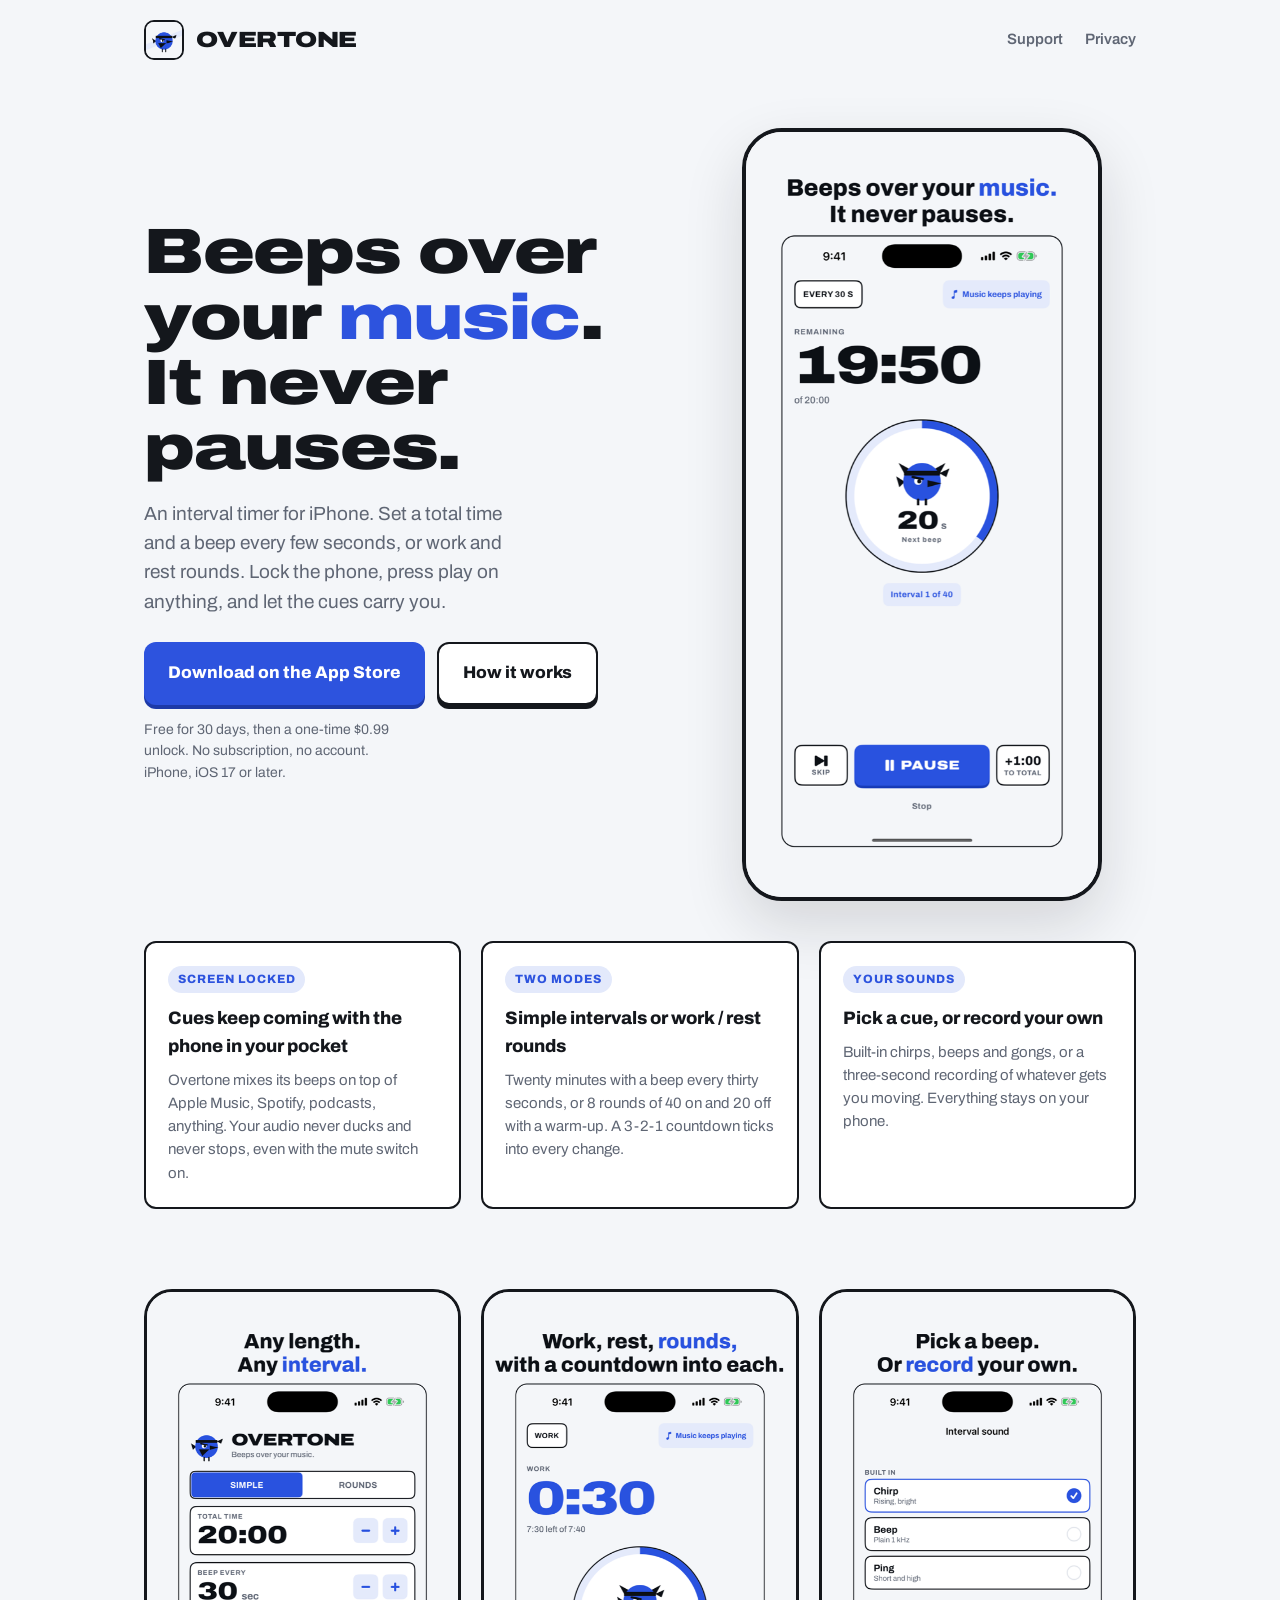
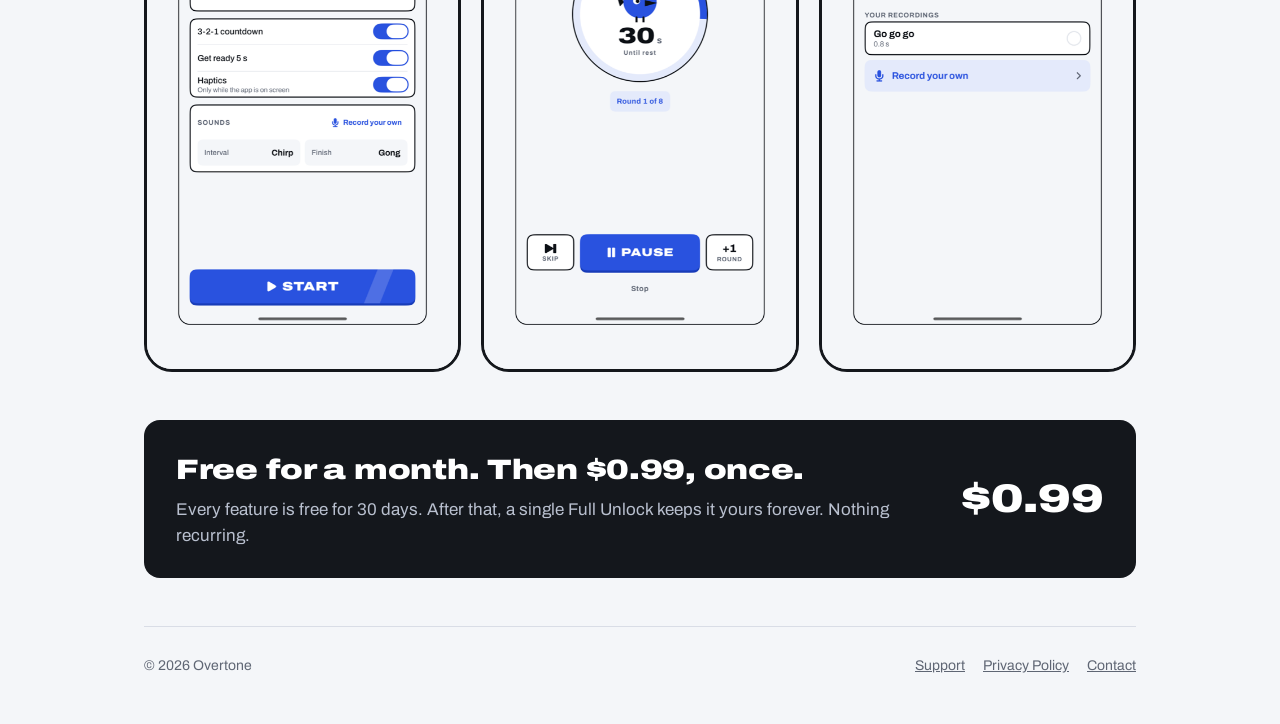
<file: index.html>
<!doctype html>
<html lang="en">
<head>
<meta charset="utf-8">
<meta name="viewport" content="width=device-width, initial-scale=1">
<title>Overtone · Interval beeps over your music</title>
<meta name="description" content="Overtone is an interval timer for iPhone that beeps over whatever you're listening to, without pausing it, even with the screen locked.">
<link rel="icon" href="img/icon.png">
<link rel="preconnect" href="https://fonts.googleapis.com">
<link rel="stylesheet" href="https://fonts.googleapis.com/css2?family=Archivo:wdth,wght@100,400;100,600;100,800;125,900&display=swap">
<link rel="stylesheet" href="style.css">
</head>
<body>
<div class="wrap">
  <header class="nav">
    <a class="brand" href="./"><img src="img/icon.png" alt=""><span>OVERTONE</span></a>
    <nav><a href="support.html">Support</a><a href="privacy.html">Privacy</a></nav>
  </header>

  <section class="hero">
    <div>
      <h1>Beeps over your <em>music</em>.<br>It never pauses.</h1>
      <p>An interval timer for iPhone. Set a total time and a beep every few seconds, or work and rest rounds. Lock the phone, press play on anything, and let the cues carry you.</p>
      <div class="actions">
        <a class="cta" href="https://apps.apple.com/app/overtone-interval-timer/id6808705871">Download on the App Store</a>
        <a class="cta ghost" href="support.html">How it works</a>
      </div>
      <p class="note">Free for 30 days, then a one-time $0.99 unlock. No subscription, no account. iPhone, iOS 17 or later.</p>
    </div>
    <img class="phone" src="img/01-running.png" alt="Overtone running a 20-minute timer with a beep every 30 seconds">
  </section>

  <section class="features">
    <div class="card">
      <span class="eyebrow">Screen locked</span>
      <h3>Cues keep coming with the phone in your pocket</h3>
      <p>Overtone mixes its beeps on top of Apple Music, Spotify, podcasts, anything. Your audio never ducks and never stops, even with the mute switch on.</p>
    </div>
    <div class="card">
      <span class="eyebrow">Two modes</span>
      <h3>Simple intervals or work / rest rounds</h3>
      <p>Twenty minutes with a beep every thirty seconds, or 8 rounds of 40 on and 20 off with a warm-up. A 3-2-1 countdown ticks into every change.</p>
    </div>
    <div class="card">
      <span class="eyebrow">Your sounds</span>
      <h3>Pick a cue, or record your own</h3>
      <p>Built-in chirps, beeps and gongs, or a three-second recording of whatever gets you moving. Everything stays on your phone.</p>
    </div>
  </section>

  <section class="strip">
    <img src="img/02-setup.png" alt="Setting up a timer">
    <img src="img/03-rounds.png" alt="A work round in progress">
    <img src="img/04-sounds.png" alt="Choosing a cue sound">
  </section>

  <section class="pricing">
    <div>
      <h2>Free for a month. Then $0.99, once.</h2>
      <p>Every feature is free for 30 days. After that, a single Full Unlock keeps it yours forever. Nothing recurring.</p>
    </div>
    <div class="price">$0.99</div>
  </section>

  <footer>
    <div>© 2026 Overtone</div>
    <nav><a href="support.html">Support</a><a href="privacy.html">Privacy Policy</a><a href="mailto:overtone.timer.app@gmail.com">Contact</a></nav>
  </footer>
</div>
</body>
</html>
</file>
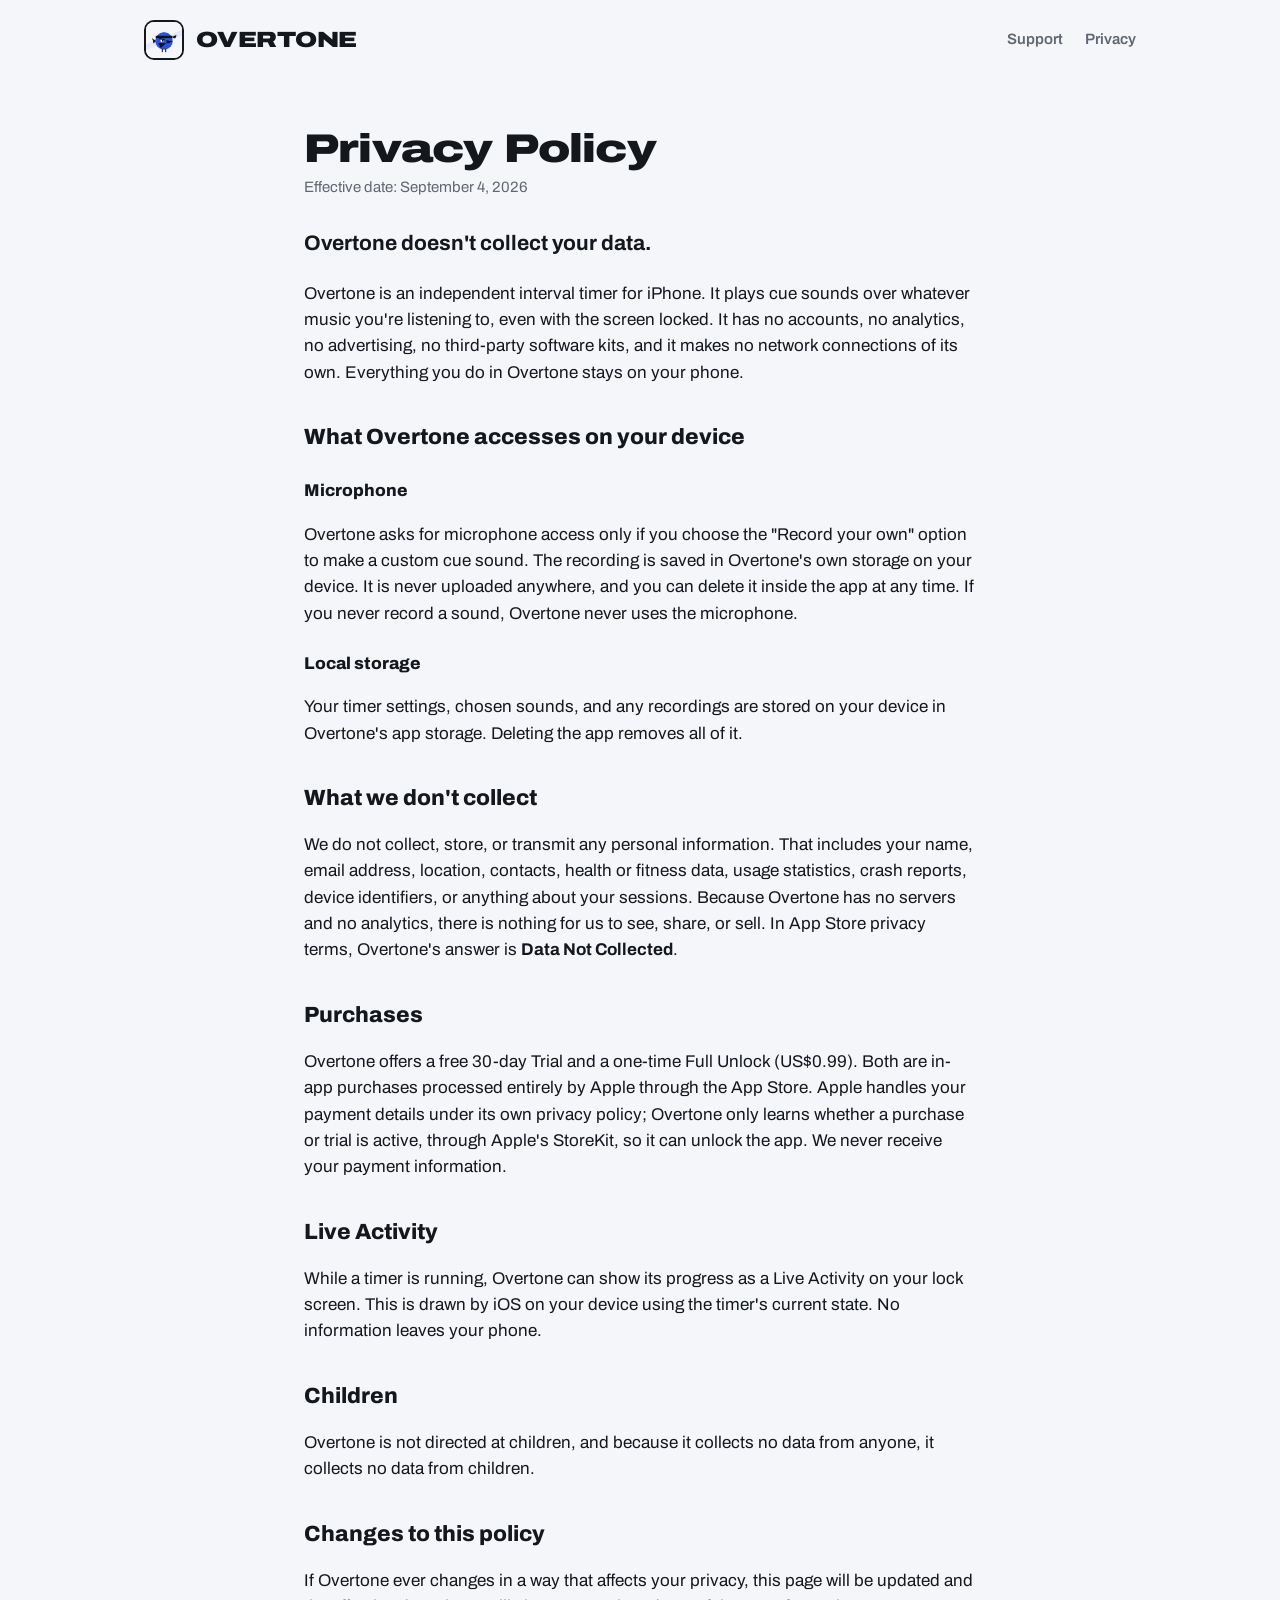
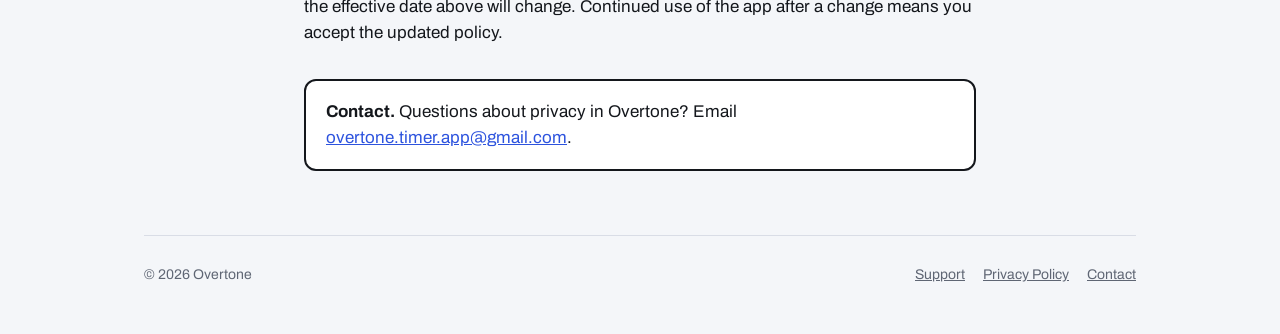
<file: privacy.html>
<!doctype html>
<html lang="en">
<head>
<meta charset="utf-8">
<meta name="viewport" content="width=device-width, initial-scale=1">
<title>Overtone Privacy Policy</title>
<meta name="description" content="Overtone doesn't collect your data. What the app accesses on your device, and what it never does.">
<link rel="icon" href="img/icon.png">
<link rel="preconnect" href="https://fonts.googleapis.com">
<link rel="stylesheet" href="https://fonts.googleapis.com/css2?family=Archivo:wdth,wght@100,400;100,600;100,800;125,900&display=swap">
<link rel="stylesheet" href="style.css">
</head>
<body>
<div class="wrap">
  <header class="nav">
    <a class="brand" href="./"><img src="img/icon.png" alt=""><span>OVERTONE</span></a>
    <nav><a href="support.html">Support</a><a href="privacy.html">Privacy</a></nav>
  </header>
</div>
<main class="doc">
  <h1>Privacy Policy</h1>
  <div class="meta">Effective date: September 4, 2026</div>
  <p class="lede">Overtone doesn't collect your data.</p>
  <p>Overtone is an independent interval timer for iPhone. It plays cue sounds over whatever music you're listening to, even with the screen locked. It has no accounts, no analytics, no advertising, no third-party software kits, and it makes no network connections of its own. Everything you do in Overtone stays on your phone.</p>

  <h2>What Overtone accesses on your device</h2>
  <h3>Microphone</h3>
  <p>Overtone asks for microphone access only if you choose the "Record your own" option to make a custom cue sound. The recording is saved in Overtone's own storage on your device. It is never uploaded anywhere, and you can delete it inside the app at any time. If you never record a sound, Overtone never uses the microphone.</p>
  <h3>Local storage</h3>
  <p>Your timer settings, chosen sounds, and any recordings are stored on your device in Overtone's app storage. Deleting the app removes all of it.</p>

  <h2>What we don't collect</h2>
  <p>We do not collect, store, or transmit any personal information. That includes your name, email address, location, contacts, health or fitness data, usage statistics, crash reports, device identifiers, or anything about your sessions. Because Overtone has no servers and no analytics, there is nothing for us to see, share, or sell. In App Store privacy terms, Overtone's answer is <strong>Data Not Collected</strong>.</p>

  <h2>Purchases</h2>
  <p>Overtone offers a free 30-day Trial and a one-time Full Unlock (US$0.99). Both are in-app purchases processed entirely by Apple through the App Store. Apple handles your payment details under its own privacy policy; Overtone only learns whether a purchase or trial is active, through Apple's StoreKit, so it can unlock the app. We never receive your payment information.</p>

  <h2>Live Activity</h2>
  <p>While a timer is running, Overtone can show its progress as a Live Activity on your lock screen. This is drawn by iOS on your device using the timer's current state. No information leaves your phone.</p>

  <h2>Children</h2>
  <p>Overtone is not directed at children, and because it collects no data from anyone, it collects no data from children.</p>

  <h2>Changes to this policy</h2>
  <p>If Overtone ever changes in a way that affects your privacy, this page will be updated and the effective date above will change. Continued use of the app after a change means you accept the updated policy.</p>

  <div class="contact">
    <strong>Contact.</strong> Questions about privacy in Overtone? Email <a href="mailto:overtone.timer.app@gmail.com">overtone.timer.app@gmail.com</a>.
  </div>
</main>
<div class="wrap">
  <footer>
    <div>© 2026 Overtone</div>
    <nav><a href="support.html">Support</a><a href="privacy.html">Privacy Policy</a><a href="mailto:overtone.timer.app@gmail.com">Contact</a></nav>
  </footer>
</div>
</body>
</html>
</file>
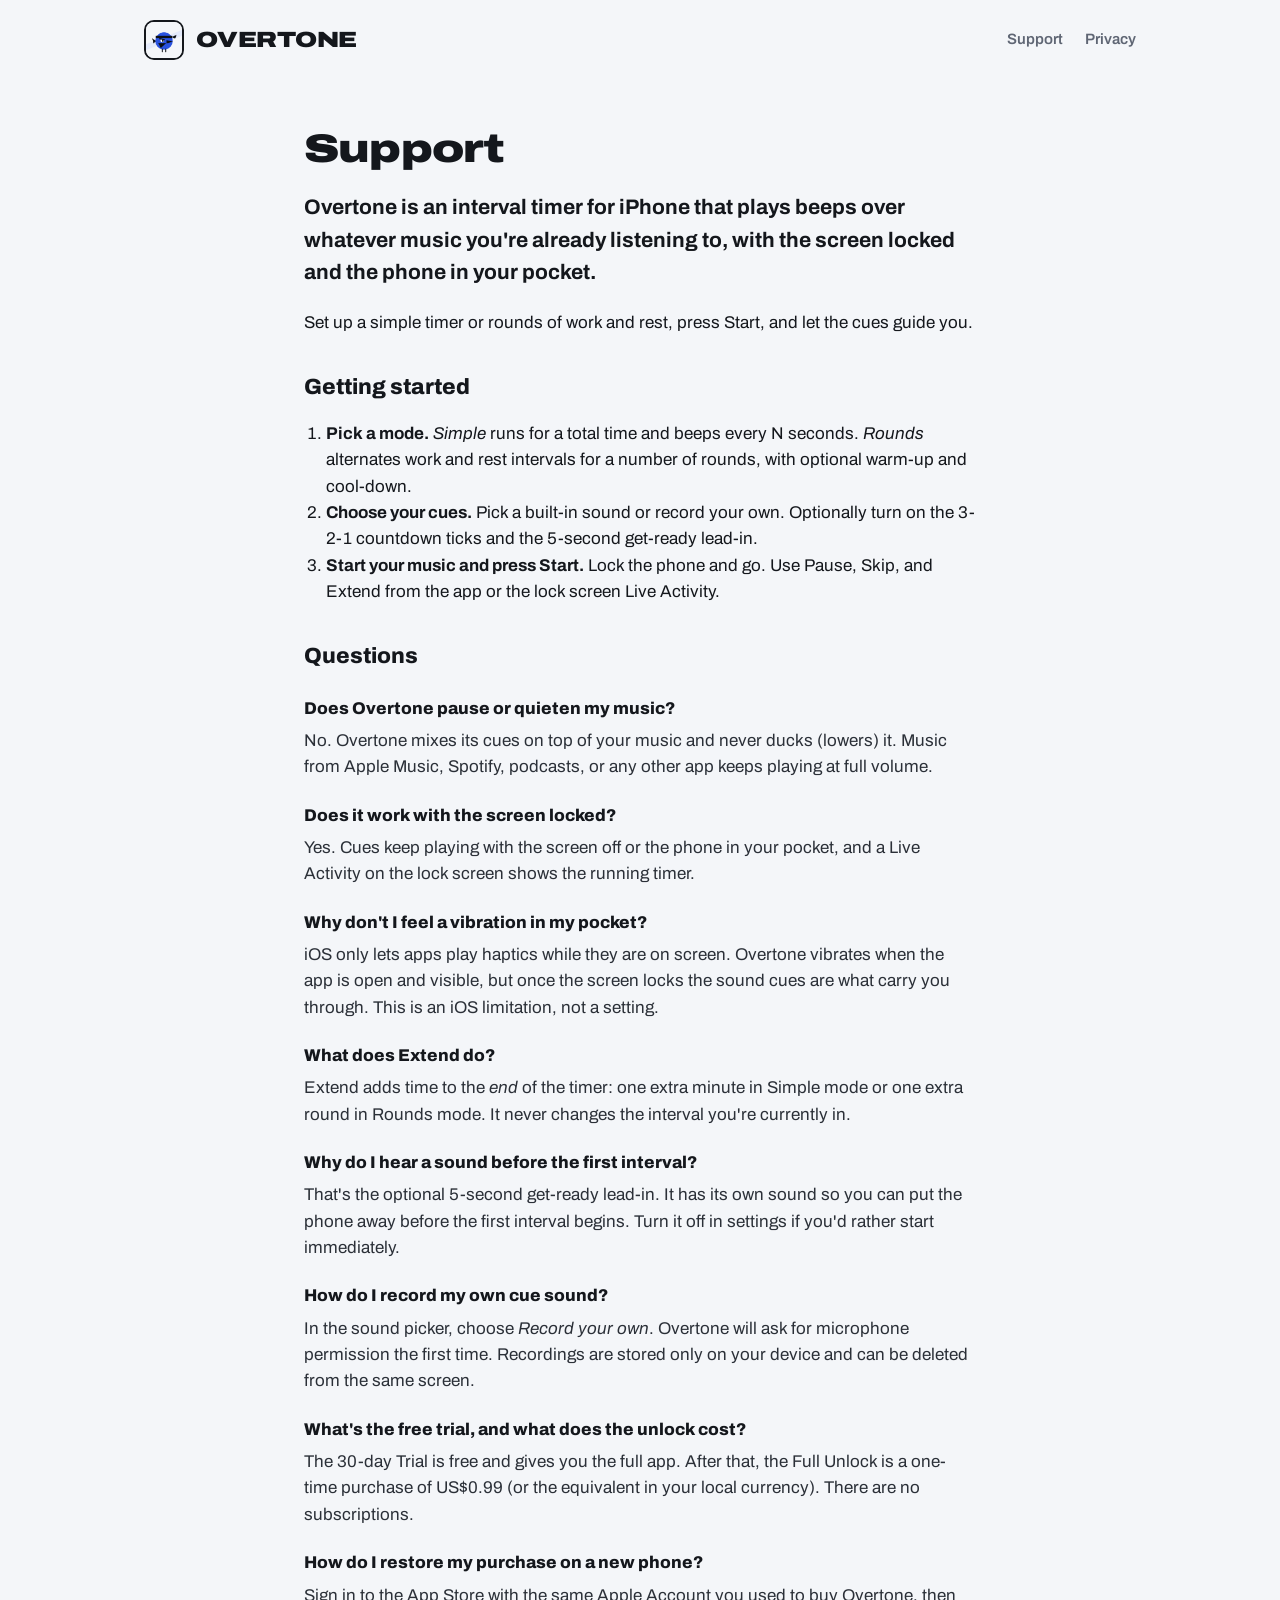
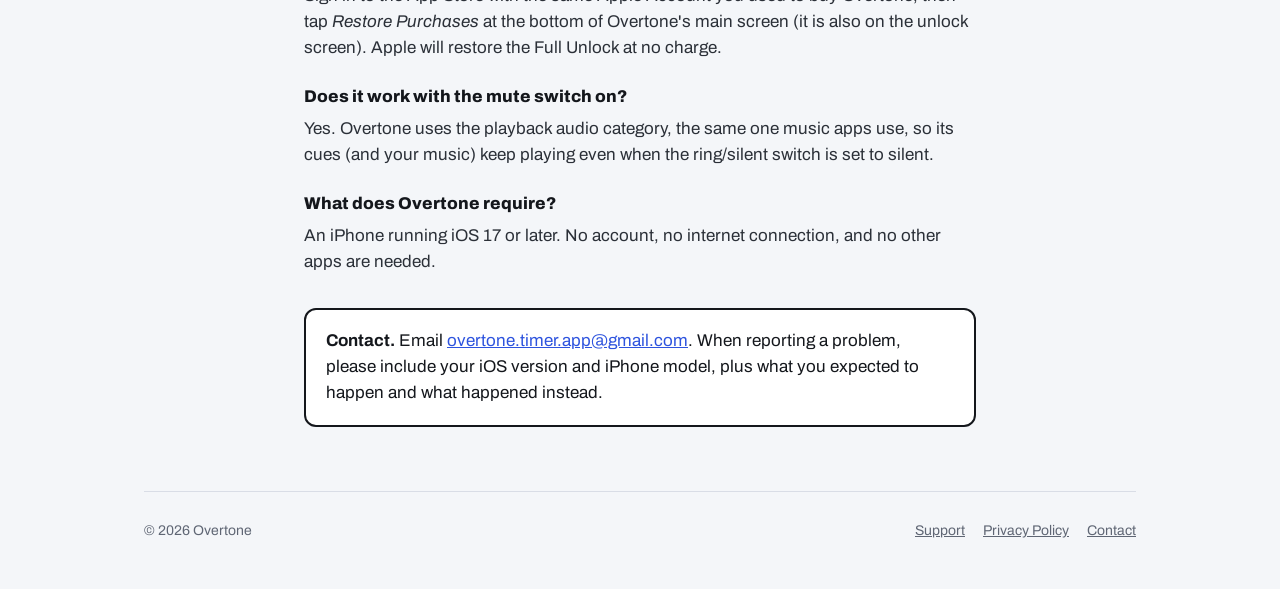
<file: support.html>
<!doctype html>
<html lang="en">
<head>
<meta charset="utf-8">
<meta name="viewport" content="width=device-width, initial-scale=1">
<title>Overtone Support</title>
<meta name="description" content="Getting started with Overtone, answers to common questions, and how to get in touch.">
<link rel="icon" href="img/icon.png">
<link rel="preconnect" href="https://fonts.googleapis.com">
<link rel="stylesheet" href="https://fonts.googleapis.com/css2?family=Archivo:wdth,wght@100,400;100,600;100,800;125,900&display=swap">
<link rel="stylesheet" href="style.css">
</head>
<body>
<div class="wrap">
  <header class="nav">
    <a class="brand" href="./"><img src="img/icon.png" alt=""><span>OVERTONE</span></a>
    <nav><a href="support.html">Support</a><a href="privacy.html">Privacy</a></nav>
  </header>
</div>
<main class="doc">
  <h1>Support</h1>
  <p class="lede">Overtone is an interval timer for iPhone that plays beeps over whatever music you're already listening to, with the screen locked and the phone in your pocket.</p>
  <p>Set up a simple timer or rounds of work and rest, press Start, and let the cues guide you.</p>

  <h2>Getting started</h2>
  <ol>
    <li><strong>Pick a mode.</strong> <em>Simple</em> runs for a total time and beeps every N seconds. <em>Rounds</em> alternates work and rest intervals for a number of rounds, with optional warm-up and cool-down.</li>
    <li><strong>Choose your cues.</strong> Pick a built-in sound or record your own. Optionally turn on the 3-2-1 countdown ticks and the 5-second get-ready lead-in.</li>
    <li><strong>Start your music and press Start.</strong> Lock the phone and go. Use Pause, Skip, and Extend from the app or the lock screen Live Activity.</li>
  </ol>

  <h2>Questions</h2>
  <dl class="faq">
    <dt>Does Overtone pause or quieten my music?</dt>
    <dd>No. Overtone mixes its cues on top of your music and never ducks (lowers) it. Music from Apple Music, Spotify, podcasts, or any other app keeps playing at full volume.</dd>
    <dt>Does it work with the screen locked?</dt>
    <dd>Yes. Cues keep playing with the screen off or the phone in your pocket, and a Live Activity on the lock screen shows the running timer.</dd>
    <dt>Why don't I feel a vibration in my pocket?</dt>
    <dd>iOS only lets apps play haptics while they are on screen. Overtone vibrates when the app is open and visible, but once the screen locks the sound cues are what carry you through. This is an iOS limitation, not a setting.</dd>
    <dt>What does Extend do?</dt>
    <dd>Extend adds time to the <em>end</em> of the timer: one extra minute in Simple mode or one extra round in Rounds mode. It never changes the interval you're currently in.</dd>
    <dt>Why do I hear a sound before the first interval?</dt>
    <dd>That's the optional 5-second get-ready lead-in. It has its own sound so you can put the phone away before the first interval begins. Turn it off in settings if you'd rather start immediately.</dd>
    <dt>How do I record my own cue sound?</dt>
    <dd>In the sound picker, choose <em>Record your own</em>. Overtone will ask for microphone permission the first time. Recordings are stored only on your device and can be deleted from the same screen.</dd>
    <dt>What's the free trial, and what does the unlock cost?</dt>
    <dd>The 30-day Trial is free and gives you the full app. After that, the Full Unlock is a one-time purchase of US$0.99 (or the equivalent in your local currency). There are no subscriptions.</dd>
    <dt>How do I restore my purchase on a new phone?</dt>
    <dd>Sign in to the App Store with the same Apple Account you used to buy Overtone, then tap <em>Restore Purchases</em> at the bottom of Overtone's main screen (it is also on the unlock screen). Apple will restore the Full Unlock at no charge.</dd>
    <dt>Does it work with the mute switch on?</dt>
    <dd>Yes. Overtone uses the playback audio category, the same one music apps use, so its cues (and your music) keep playing even when the ring/silent switch is set to silent.</dd>
    <dt>What does Overtone require?</dt>
    <dd>An iPhone running iOS 17 or later. No account, no internet connection, and no other apps are needed.</dd>
  </dl>

  <div class="contact" id="contact">
    <strong>Contact.</strong> Email <a href="mailto:overtone.timer.app@gmail.com">overtone.timer.app@gmail.com</a>. When reporting a problem, please include your iOS version and iPhone model, plus what you expected to happen and what happened instead.
  </div>
</main>
<div class="wrap">
  <footer>
    <div>© 2026 Overtone</div>
    <nav><a href="support.html">Support</a><a href="privacy.html">Privacy Policy</a><a href="mailto:overtone.timer.app@gmail.com">Contact</a></nav>
  </footer>
</div>
</body>
</html>
</file>
<file: style.css>
:root {
  --ground: #f4f6f9; --surface: #ffffff; --ink: #14171c; --muted: #5f6674;
  --primary: #2d53de; --primary-soft: #e3e9fb; --line: #d9dde6;
  --radius: 12px;
}
* { box-sizing: border-box; }
html { color-scheme: light; }
body { margin: 0; background: var(--ground); color: var(--ink);
  font-family: "Archivo", "Helvetica Neue", Arial, sans-serif; font-size: 17px; line-height: 1.55; }
a { color: var(--primary); }
a:hover { color: #2244b8; }
.wrap { max-width: 1040px; margin: 0 auto; padding: 0 24px; }
.nav { display: flex; align-items: center; justify-content: space-between; padding: 20px 0; }
.brand { display: flex; align-items: center; gap: 12px; text-decoration: none; color: var(--ink); }
.brand img { width: 40px; height: 40px; border-radius: 10px; border: 2px solid var(--ink); }
.brand span { font-weight: 900; font-stretch: 125%; letter-spacing: -0.01em; font-size: 22px; }
.nav nav { display: flex; gap: 22px; font-weight: 600; font-size: 15px; }
.nav nav a { color: var(--muted); text-decoration: none; }
.nav nav a:hover { color: var(--ink); }
.hero { display: grid; grid-template-columns: 1.1fr 0.9fr; gap: 40px; align-items: center; padding: 48px 0 24px; }
.hero h1 { font-weight: 900; font-stretch: 125%; font-size: clamp(38px, 6vw, 64px); line-height: 1.02; letter-spacing: -0.02em; margin: 0 0 18px; text-wrap: balance; }
.hero h1 em { font-style: normal; color: var(--primary); }
.hero p { font-size: 19px; color: var(--muted); max-width: 34ch; margin: 0 0 26px; }
.cta { display: inline-flex; align-items: center; gap: 10px; background: var(--primary); color: #fff; text-decoration: none;
  font-weight: 800; font-size: 17px; padding: 16px 24px; border-radius: var(--radius); box-shadow: 0 4px 0 #1d3aa8; }
.cta:hover { color: #fff; background: #2749c4; }
.cta.ghost { background: var(--surface); color: var(--ink); border: 2px solid var(--ink); box-shadow: 0 4px 0 var(--ink); }
.cta.ghost:hover { color: var(--ink); background: var(--primary-soft); }
.hero .actions { display: flex; gap: 12px; flex-wrap: wrap; }
.hero .note { font-size: 14px; color: var(--muted); margin-top: 14px; }
.phone { width: 100%; max-width: 360px; margin: 0 auto; display: block; border-radius: 40px; border: 4px solid var(--ink); box-shadow: 0 24px 60px rgba(20,23,28,0.14); }
.strip { display: grid; grid-template-columns: repeat(3, 1fr); gap: 20px; padding: 40px 0; }
.strip img { width: 100%; border-radius: 28px; border: 3px solid var(--ink); }
.features { display: grid; grid-template-columns: repeat(3, 1fr); gap: 20px; padding: 16px 0 40px; }
.card { background: var(--surface); border: 2px solid var(--ink); border-radius: var(--radius); padding: 22px; }
.card h3 { margin: 0 0 8px; font-size: 18px; font-weight: 800; }
.card p { margin: 0; color: var(--muted); font-size: 15px; }
.eyebrow { display: inline-block; font-size: 12px; font-weight: 800; letter-spacing: 0.08em; text-transform: uppercase; color: var(--primary); background: var(--primary-soft); padding: 4px 10px; border-radius: 999px; margin-bottom: 12px; }
.pricing { display: flex; align-items: center; justify-content: space-between; gap: 24px; background: var(--ink); color: #fff; border-radius: 16px; padding: 28px 32px; margin: 8px 0 48px; }
.pricing h2 { margin: 0 0 6px; font-weight: 900; font-stretch: 125%; font-size: 28px; letter-spacing: -0.01em; }
.pricing p { margin: 0; color: #b9c0cf; }
.pricing .price { font-weight: 900; font-stretch: 125%; font-size: 40px; white-space: nowrap; }
footer { border-top: 1px solid var(--line); padding: 28px 0 48px; color: var(--muted); font-size: 14px; display: flex; justify-content: space-between; gap: 16px; flex-wrap: wrap; }
footer nav { display: flex; gap: 18px; }
footer a { color: var(--muted); }
.doc { max-width: 720px; margin: 0 auto; padding: 24px 24px 64px; }
.doc h1 { font-weight: 900; font-stretch: 125%; font-size: 40px; letter-spacing: -0.02em; margin: 24px 0 6px; line-height: 1.05; }
.doc .meta { color: var(--muted); font-size: 15px; margin-bottom: 28px; }
.doc h2 { font-size: 22px; font-weight: 800; margin: 34px 0 10px; }
.doc h3 { font-size: 17px; font-weight: 800; margin: 24px 0 6px; }
.doc p, .doc li { font-size: 17px; }
.doc .lede { font-size: 21px; font-weight: 700; }
.doc ol { padding-left: 22px; }
.doc .faq dt { font-weight: 800; margin-top: 22px; }
.doc .faq dd { margin: 6px 0 0; color: #2b3038; }
.doc .contact { background: var(--surface); border: 2px solid var(--ink); border-radius: var(--radius); padding: 18px 20px; margin-top: 32px; }
@media (max-width: 800px) {
  .hero { grid-template-columns: 1fr; padding-top: 24px; }
  .hero .phone { max-width: 280px; }
  .strip, .features { grid-template-columns: 1fr; }
  .pricing { flex-direction: column; align-items: flex-start; }
  .nav nav { gap: 14px; }
}
</file>
